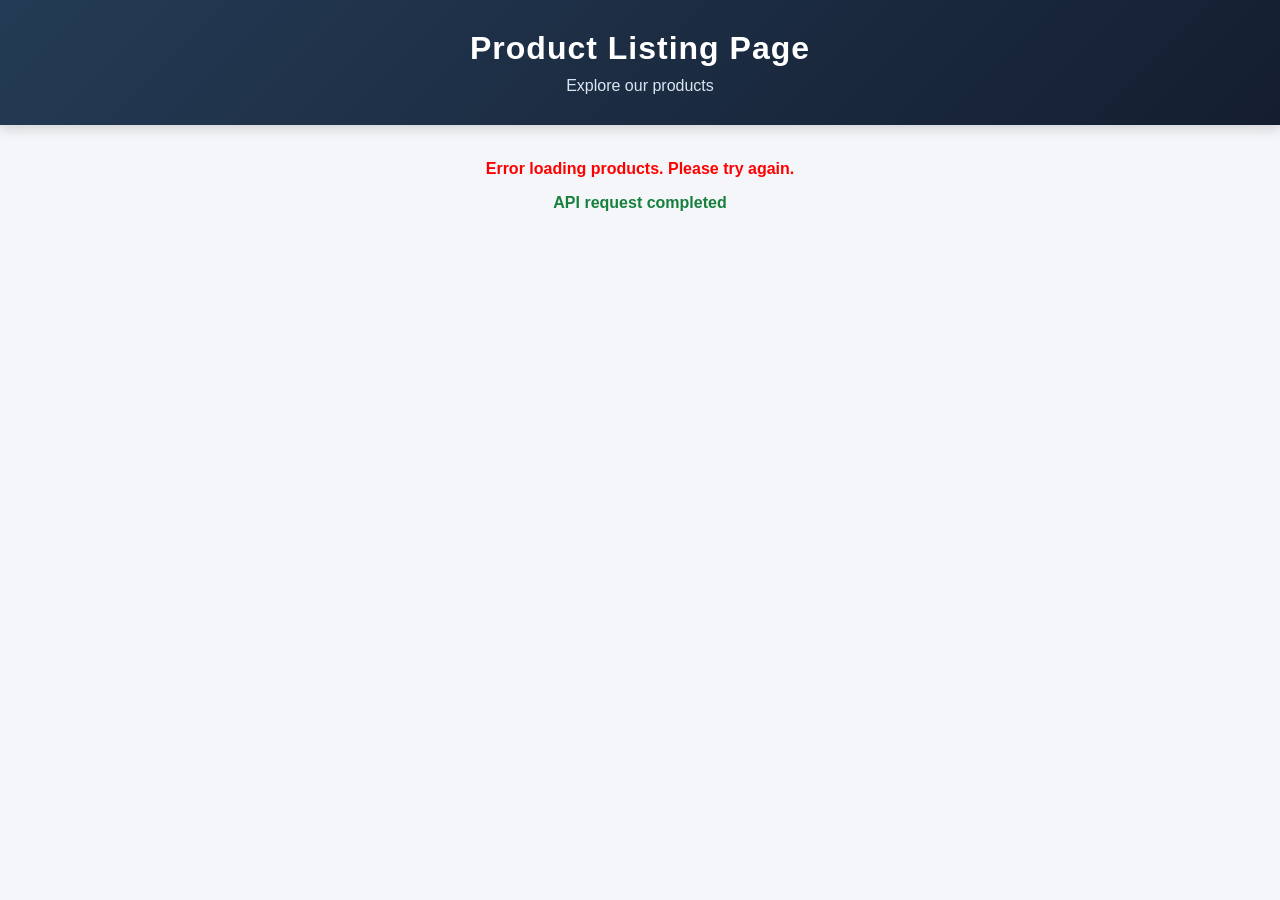
<file: mini-project-task.html>
<!DOCTYPE html>
<html lang="en">
<head>
<meta charset="UTF-8">
<meta name="viewport" content="width=device-width, initial-scale=1.0">
<title>Product Listing Page</title>
<link rel="stylesheet" href="mini-project-task.css">
</head>
<body>

<header>
    <h1>Product Listing Page</h1>
    <p>Explore our products</p>
</header>

<main>
    <div class="api"></div>
    <div id="product-list"></div>
</main>

<script src="mini-project-task.js"></script>
</body>
</html>
</file>
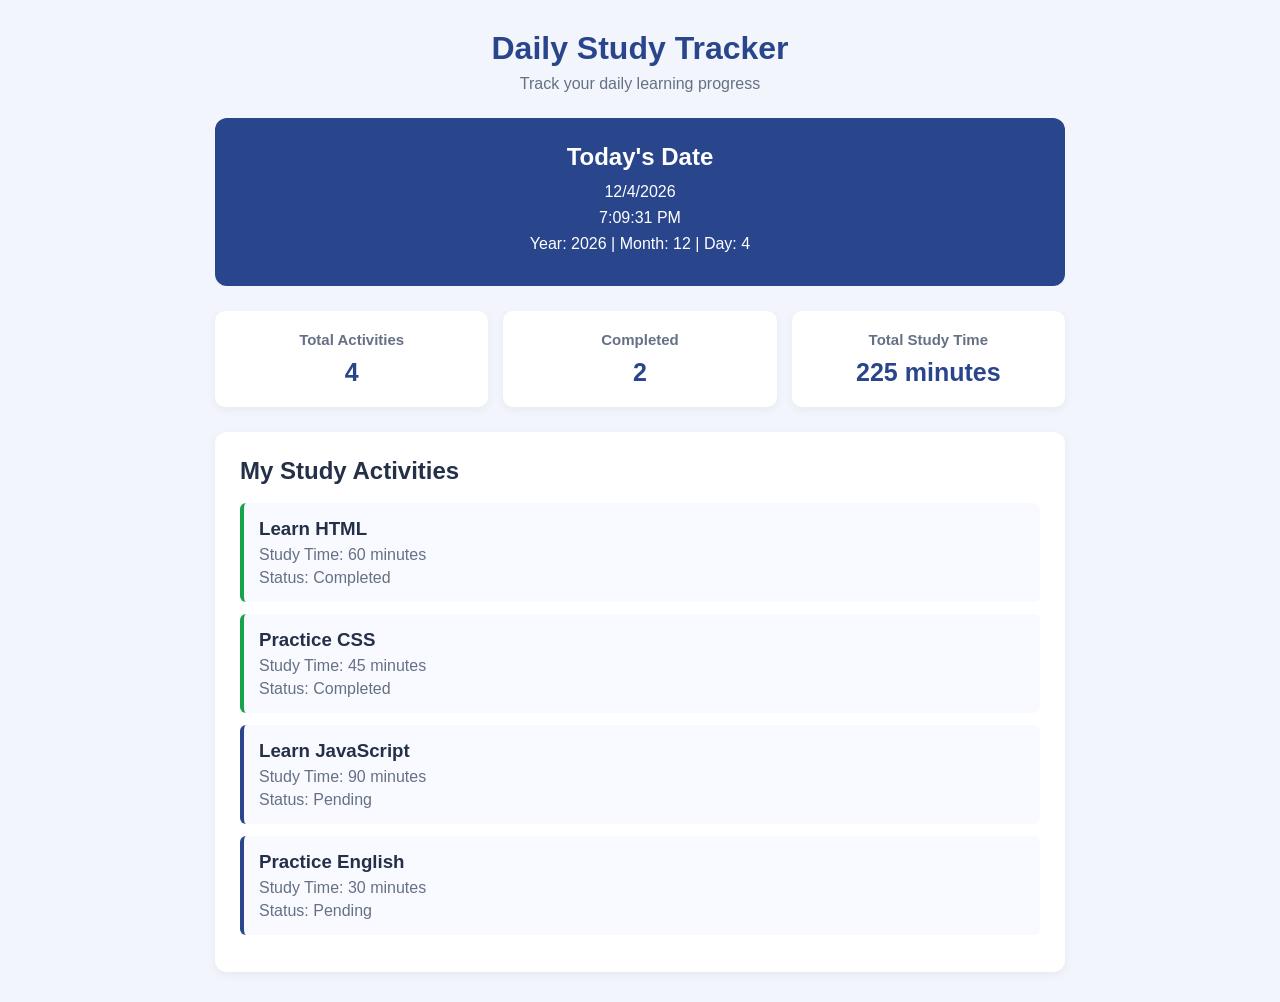
<file: task5.html>
<!DOCTYPE html>
<html lang="en">
<head>
    <meta charset="UTF-8">
    <meta name="viewport" content="width=device-width, initial-scale=1.0">
    <title>Daily Study Tracker</title>
    <link rel="stylesheet" href="task5.css">
</head>
<body>

    <div class="container">
        <h1>Daily Study Tracker</h1>
        <p class="subtitle">Track your daily learning progress</p>

        <div class="date-card">
            <h2>Today's Date</h2>
            <p id="currentDate"></p>
            <p id="currentTime"></p>
            <p id="dateDetails"></p>
        </div>

        <div class="summary">
            <div class="card">
                <h3>Total Activities</h3>
                <p id="totalActivities">0</p>
            </div>

            <div class="card">
                <h3>Completed</h3>
                <p id="completedActivities">0</p>
            </div>

            <div class="card">
                <h3>Total Study Time</h3>
                <p id="totalTime">0 minutes</p>
            </div>
        </div>

        <div class="activities">
            <h2>My Study Activities</h2>
            <div id="activityList"></div>
        </div>
    </div>

    <script src="task5.js"></script>
</body>
</html>
</file>
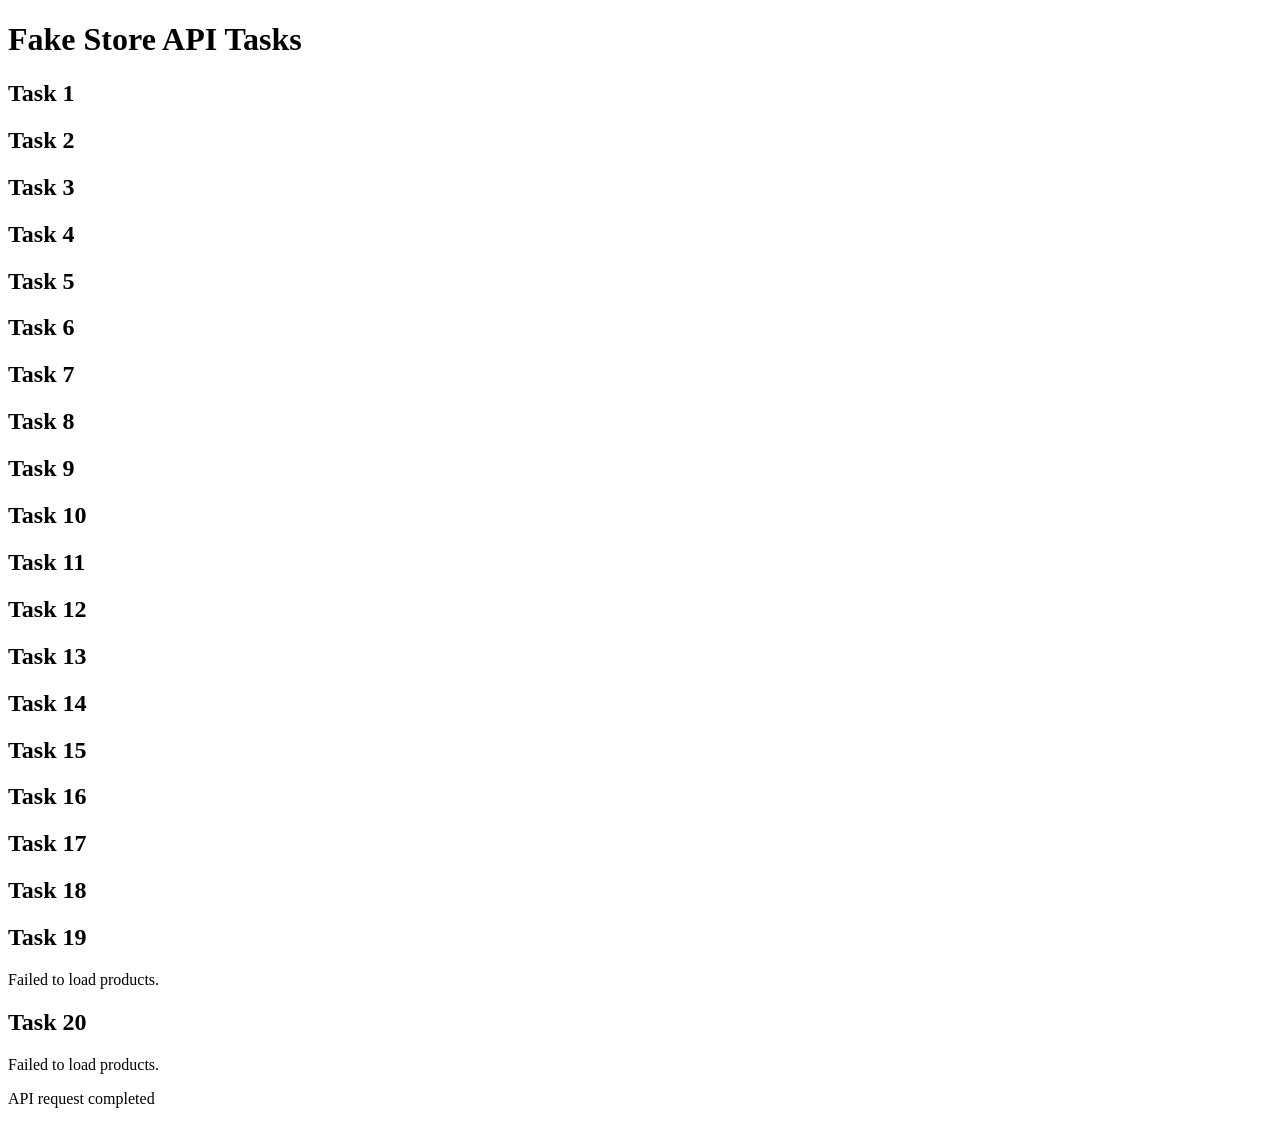
<file: task7.html>
<!DOCTYPE html>
<html lang="en">
<head>
    <meta charset="UTF-8">
    <meta name="viewport" content="width=device-width, initial-scale=1.0">
    <title>Fake Store API Tasks</title>
</head>
<body>

    <h1>Fake Store API Tasks</h1>

    <h2>Task 1</h2>
    <div id="task1"></div>

    <h2>Task 2</h2>
    <div id="task2"></div>

    <h2>Task 3</h2>
    <div id="task3"></div>

    <h2>Task 4</h2>
    <div id="task4"></div>

    <h2>Task 5</h2>
    <div id="task5"></div>

    <h2>Task 6</h2>
    <div id="task6"></div>

    <h2>Task 7</h2>
    <div id="task7"></div>

    <h2>Task 8</h2>
    <div id="task8"></div>

    <h2>Task 9</h2>
    <div id="task9"></div>

    <h2>Task 10</h2>
    <div id="task10"></div>

    <h2>Task 11</h2>
    <div id="task11"></div>

    <h2>Task 12</h2>
    <div id="task12"></div>

    <h2>Task 13</h2>
    <div id="task13"></div>

    <h2>Task 14</h2>
    <div id="task14"></div>

    <h2>Task 15</h2>
    <div id="task15"></div>

    <h2>Task 16</h2>
    <div id="task16"></div>

    <h2>Task 17</h2>
    <div id="task17"></div>

    <h2>Task 18</h2>
    <div id="task18"></div>

    <h2>Task 19</h2>
    <div id="task19"></div>

    <h2>Task 20</h2>
    <div id="task20"></div>

    <script src="task7.js"></script>

</body>
</html>
</file>
<file: mini-project-task.css>
* {
box-sizing: border-box;
}

body {
margin: 0;
font-family: Arial, sans-serif;
background-color: #f4f6f9;
color: #333;
}

/* Header Styling */
header {
background: linear-gradient(135deg, #243b55, #141e30);
color: white;
text-align: center;
padding: 30px 20px;
box-shadow: 0 4px 12px rgba(0, 0, 0, 0.15);
}

header h1 {
margin: 0 0 10px;
font-size: 32px;
letter-spacing: 1px;
}

header p {
margin: 0;
color: #dce6f1;
font-size: 16px;
}

/* Main Container */
main {
max-width: 1200px;
margin: 35px auto;
padding: 0 20px;
}

/* Product Grid */
#product-list {
display: grid;
grid-template-columns: repeat(auto-fit, minmax(240px, 1fr));
gap: 25px;
align-items: stretch;
}

/* Product Card */
.card {
background-color: white;
border-radius: 14px;
padding: 22px;
box-shadow: 0 4px 12px rgba(0, 0, 0, 0.07);
border: 1px solid #e8edf3;
overflow-wrap: break-word;

/* Smooth hover animation */
transition: transform 0.3s ease,
            box-shadow 0.3s ease,
            border-color 0.3s ease;
}

/* Card Hover Effect */
.card:hover {
transform: translateY(-8px);
box-shadow: 0 14px 30px rgba(36, 59, 85, 0.18);
border-color: #8aa9d0;
}

/* Product Image */
.card img {
display: block;
width: 100%;
height: 180px;
object-fit: contain;
margin-bottom: 18px;

transition: transform 0.3s ease;
}

/* Image Hover Effect */
.card:hover img {
transform: scale(1.06);
}

/* Product ID */
.card h2 {
font-size: 14px;
color: #6b7280;
margin-bottom: 10px;
}

/* Product Title */
.card h3 {
font-size: 17px;
line-height: 1.5;
color: #243b55;
min-height: 50px;

transition: color 0.3s ease;
}

/* Title Hover Effect */
.card:hover h3 {
color: #2874c8;
}

/* Product Price */
.card .price {
color: #16803c;
font-size: 21px;
font-weight: bold;
margin: 15px 0;
}

/* Product Description */
.card p:not(.price) {
color: #666;
font-size: 14px;
line-height: 1.7;
}

/* API Messages */
.api {
margin-bottom: 20px;
text-align: center;
}

.api .error {
color: red;
font-weight: bold;
}

.api .completed {
color: #16803c;
font-weight: bold;
}

/* Responsive Design */
@media (max-width: 600px) {
header h1 {
    font-size: 25px;
}

main {
    padding: 0 12px;
    margin: 20px auto;
}

#product-list {
    grid-template-columns: 1fr;
    gap: 18px;
}
}

@media (prefers-reduced-motion: reduce) {
.card,
.card img,
.card h3 {
    transition: none;
}

.card:hover,
.card:hover img {
    transform: none;
}
}
</file>
<file: task5.css>
* {
    margin: 0;
    padding: 0;
    box-sizing: border-box;
}

body {
    font-family: Arial, sans-serif;
    background: #f2f5fb;
    color: #243047;
    padding: 30px 15px;
}

.container {
    max-width: 850px;
    margin: auto;
}

h1 {
    text-align: center;
    color: #29458c;
    margin-bottom: 8px;
}

.subtitle {
    text-align: center;
    color: #667085;
    margin-bottom: 25px;
}

.date-card {
    background: #29458c;
    color: white;
    text-align: center;
    padding: 25px;
    border-radius: 12px;
    margin-bottom: 25px;
}

.date-card h2 {
    margin-bottom: 12px;
}

.date-card p {
    margin: 8px 0;
}

.summary {
    display: grid;
    grid-template-columns: repeat(3, 1fr);
    gap: 15px;
    margin-bottom: 25px;
}

.card {
    background: white;
    text-align: center;
    padding: 20px 10px;
    border-radius: 10px;
    box-shadow: 0 3px 10px rgba(0, 0, 0, 0.05);
}

.card h3 {
    font-size: 15px;
    color: #667085;
}

.card p {
    font-size: 25px;
    font-weight: bold;
    color: #29458c;
    margin-top: 10px;
}

.activities {
    background: white;
    padding: 25px;
    border-radius: 12px;
    box-shadow: 0 3px 10px rgba(0, 0, 0, 0.05);
}

.activities h2 {
    margin-bottom: 18px;
}

.activity {
    border-left: 4px solid #29458c;
    background: #f8faff;
    padding: 15px;
    margin-bottom: 12px;
    border-radius: 6px;
}

.activity h3 {
    margin-bottom: 6px;
}

.activity p {
    color: #667085;
    margin-top: 5px;
}

.completed {
    border-left-color: #16a34a;
}

@media (max-width: 600px) {
    .summary {
        grid-template-columns: 1fr;
    }
}
</file>
